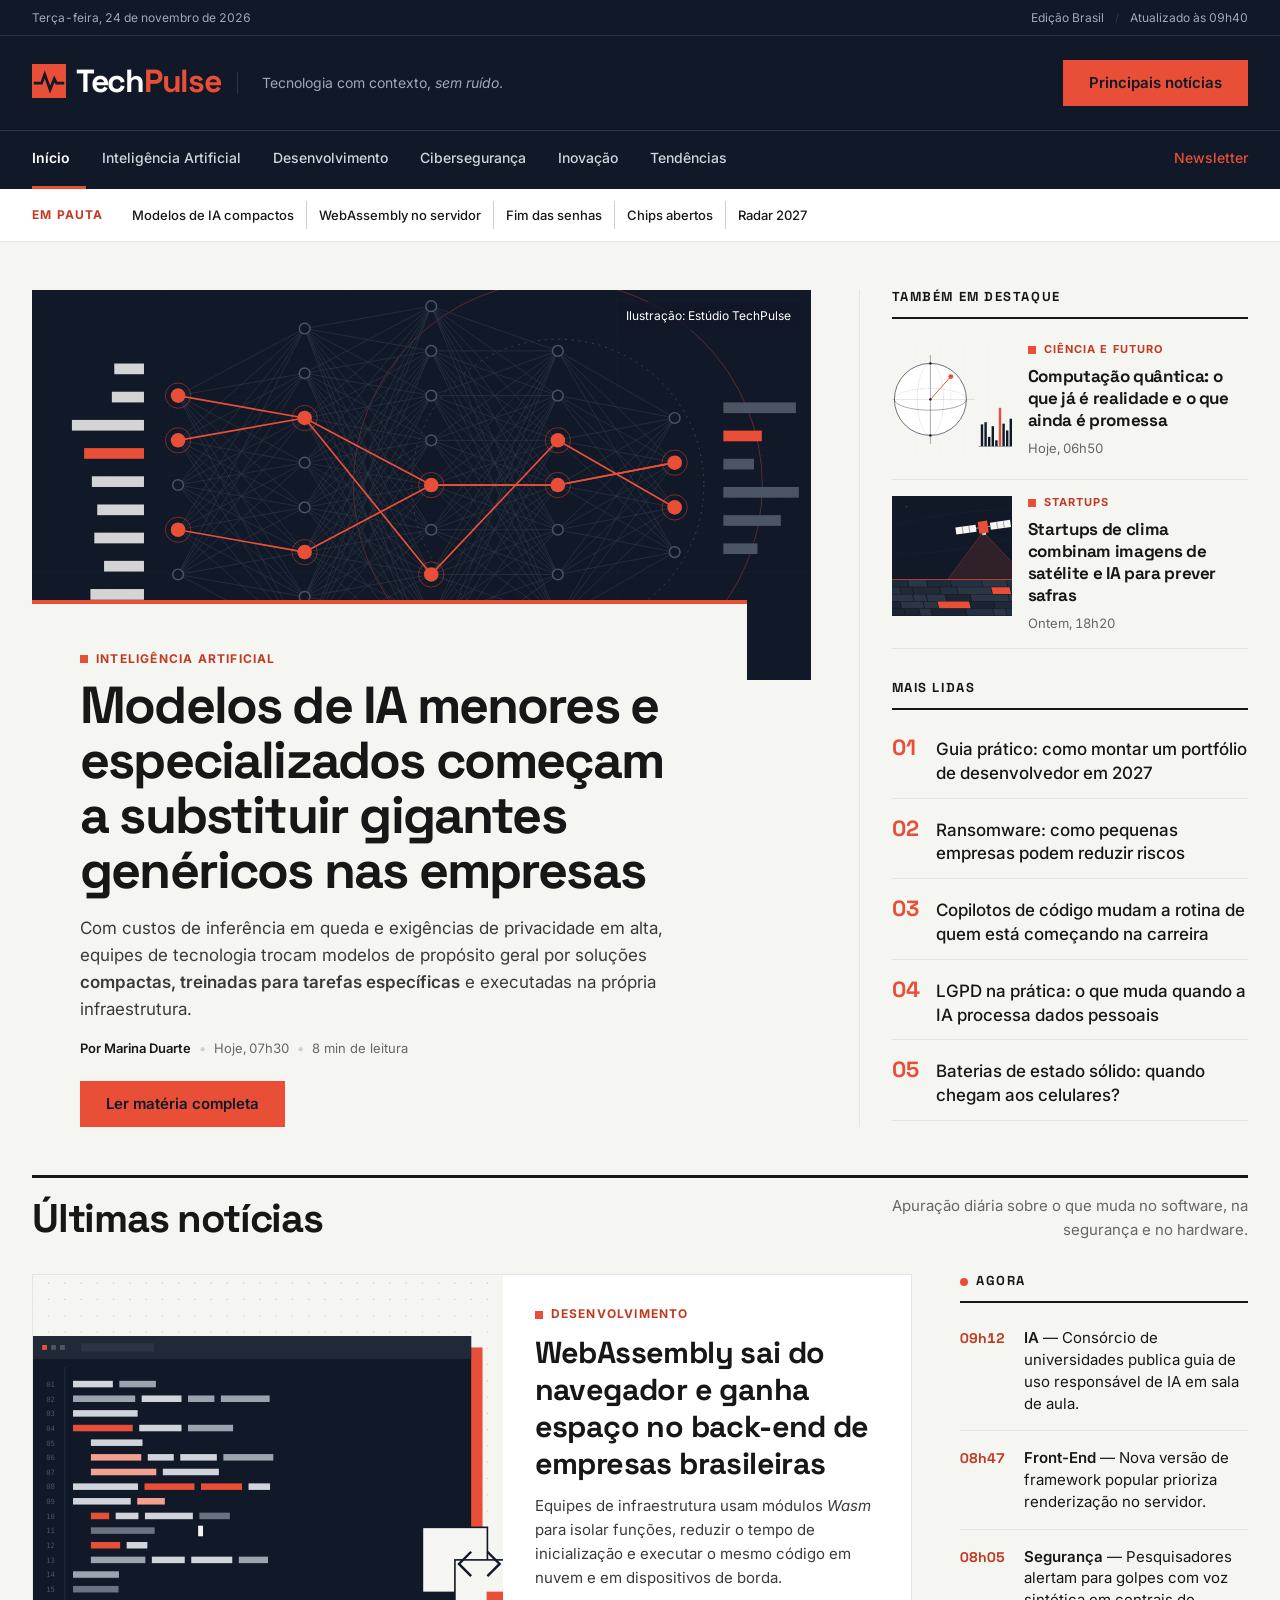
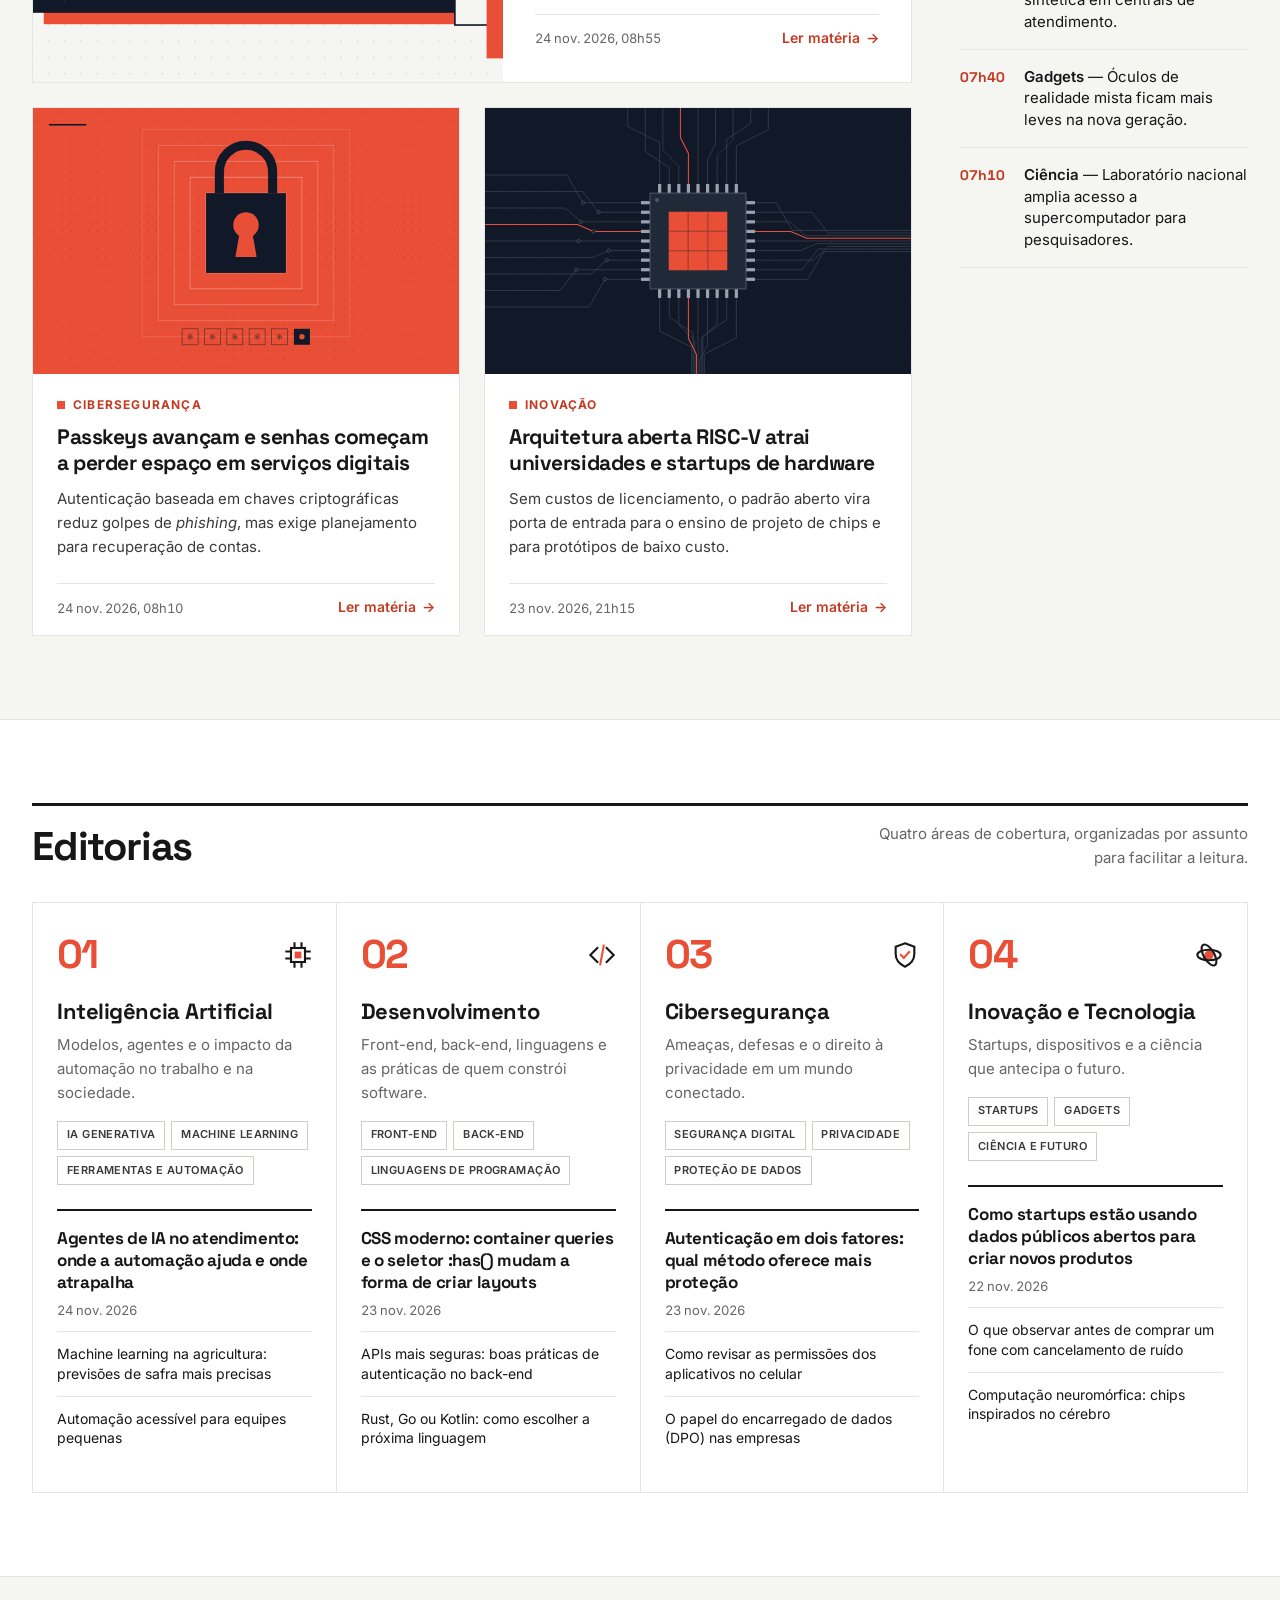
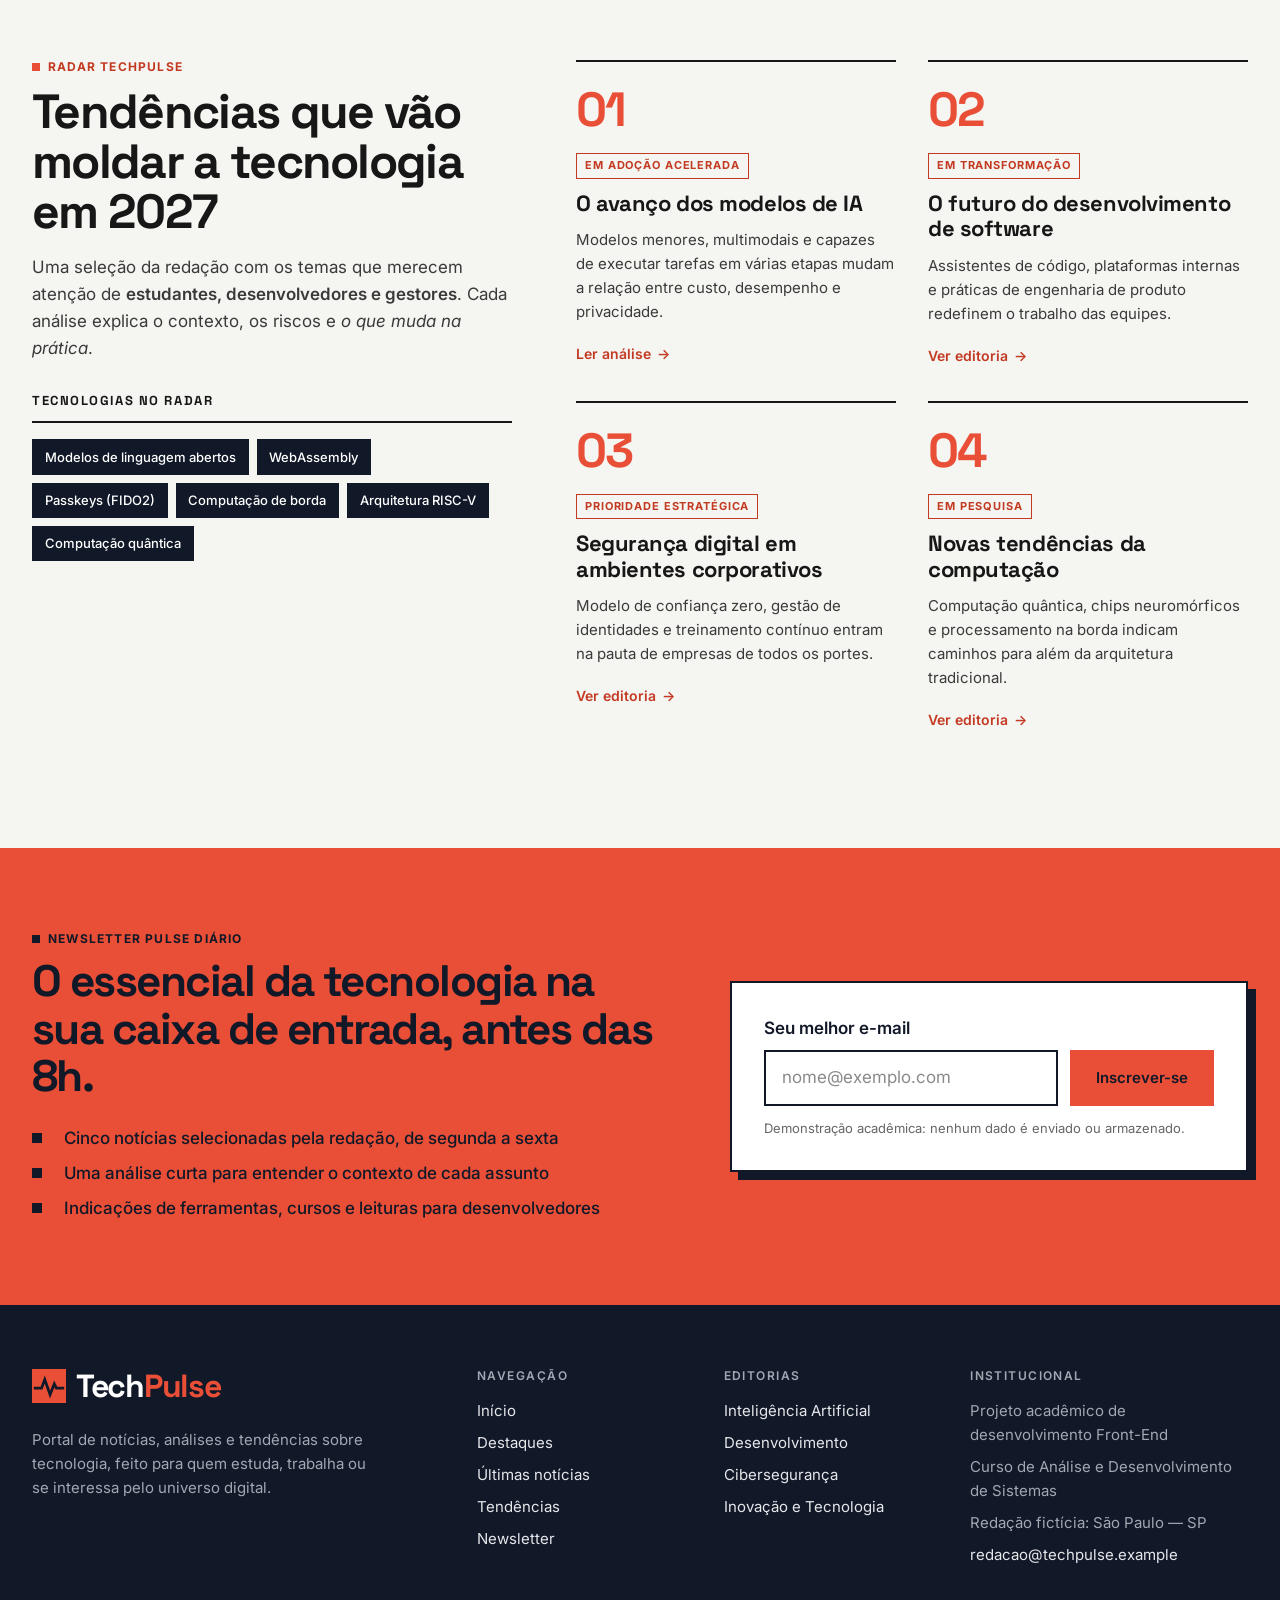
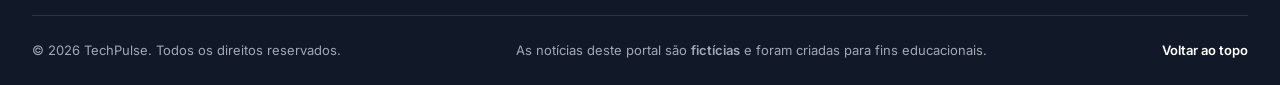
<file: index.html>
<!DOCTYPE html>
<html lang="pt-BR">
<head>
  <meta charset="UTF-8">
  <meta name="viewport" content="width=device-width, initial-scale=1.0">
  <meta name="description" content="TechPulse: notícias, análises e tendências sobre inteligência artificial, desenvolvimento de software, cibersegurança e inovação.">
  <title>TechPulse — Notícias e inovação tecnológica</title>
  <link rel="icon" href="assets/icons/favicon.svg" type="image/svg+xml">
  <link rel="preconnect" href="https://fonts.googleapis.com">
  <link rel="preconnect" href="https://fonts.gstatic.com" crossorigin>
  <link rel="stylesheet" href="https://fonts.googleapis.com/css2?family=Inter:wght@400;500;600;700&amp;family=Space+Grotesk:wght@500;600;700&amp;display=swap">
  <link rel="stylesheet" href="css/style.css">
  <script src="js/main.js" defer></script>
</head>
<body>
  <a class="skip-link" href="#conteudo">Pular para o conteúdo principal</a>

  <!-- CABEÇALHO -->
  <header id="cabecalho">
    <div class="topbar">
      <div class="container topbar__inner">
        <p class="topbar__date"><time datetime="2026-11-24">Terça-feira, 24 de novembro de 2026</time></p>
        <p class="topbar__edition">Edição Brasil <span class="topbar__sep" aria-hidden="true">/</span> Atualizado às <time datetime="2026-11-24T09:40">09h40</time></p>
      </div>
    </div>

    <div class="container masthead">
      <h1 class="logo">
        <a class="logo__link" href="index.html">
          <img class="logo__mark" src="assets/icons/logo-mark.svg" alt="" width="32" height="32">
          <span class="logo__text">Tech<span class="logo__accent">Pulse</span></span>
        </a>
      </h1>
      <p class="masthead__tagline">Tecnologia com contexto, <em>sem ruído</em>.</p>
      <a class="btn btn--accent masthead__cta" href="#destaques">Principais notícias</a>
      <button class="nav-toggle" type="button" aria-expanded="false" aria-controls="menu-principal">
        <span class="nav-toggle__bars" aria-hidden="true"></span>
        <span class="nav-toggle__label">Menu</span>
      </button>
    </div>

    <nav class="main-nav" aria-label="Navegação principal">
      <div class="container">
        <ul class="main-nav__list" id="menu-principal">
          <li><a class="main-nav__link" href="#conteudo" aria-current="page">Início</a></li>
          <li><a class="main-nav__link" href="#inteligencia-artificial">Inteligência Artificial</a></li>
          <li><a class="main-nav__link" href="#desenvolvimento">Desenvolvimento</a></li>
          <li><a class="main-nav__link" href="#ciberseguranca">Cibersegurança</a></li>
          <li><a class="main-nav__link" href="#inovacao">Inovação</a></li>
          <li><a class="main-nav__link" href="#tendencias">Tendências</a></li>
          <li><a class="main-nav__link main-nav__link--newsletter" href="#newsletter">Newsletter</a></li>
        </ul>
      </div>
    </nav>
  </header>

  <!-- FAIXA EM PAUTA -->
  <aside class="agenda" aria-label="Assuntos em pauta">
    <div class="container agenda__inner">
      <p class="agenda__label">Em pauta</p>
      <ul class="agenda__list">
        <li><a href="#materia-principal">Modelos de IA compactos</a></li>
        <li><a href="#materia-webassembly">WebAssembly no servidor</a></li>
        <li><a href="#materia-passkeys">Fim das senhas</a></li>
        <li><a href="#materia-risc-v">Chips abertos</a></li>
        <li><a href="#tendencias">Radar 2027</a></li>
      </ul>
    </div>
  </aside>

  <main id="conteudo">

    <!-- HERO EDITORIAL  -->
    <section class="hero" id="destaques" aria-label="Destaques do dia">
      <div class="container hero__grid">

        <article class="lead" id="materia-principal">
          <figure class="lead__media">
            <img src="assets/images/ia-modelos-especializados.svg" alt="Ilustração de uma rede neural em fundo escuro, com alguns caminhos entre os nós destacados em coral" width="1600" height="1000">
            <figcaption class="caption">Ilustração: Estúdio TechPulse</figcaption>
          </figure>
          <div class="lead__body">
            <p class="kicker"><a href="#inteligencia-artificial">Inteligência Artificial</a></p>
            <h2 class="lead__title"><a href="materia.html">Modelos de IA menores e especializados começam a substituir gigantes genéricos nas empresas</a></h2>
            <p class="lead__dek">Com custos de inferência em queda e exigências de privacidade em alta, equipes de tecnologia trocam modelos de propósito geral por soluções <strong>compactas, treinadas para tarefas específicas</strong> e executadas na própria infraestrutura.</p>
            <p class="meta">
              <span class="meta__author">Por Marina Duarte</span>
              <time datetime="2026-11-24T07:30">Hoje, 07h30</time>
              <span>8 min de leitura</span>
            </p>
            <a class="btn btn--accent" href="materia.html">Ler matéria completa</a>
          </div>
        </article>

        <div class="hero__side">
          <section class="side-block" aria-labelledby="titulo-tambem">
            <h2 class="label-heading" id="titulo-tambem">Também em destaque</h2>
            <article class="brief" id="materia-quantica">
              <img class="brief__thumb" src="assets/images/ciencia-computacao-quantica.svg" alt="Ilustração de uma esfera de Bloch, que representa o estado de um qubit" width="1600" height="1000" loading="lazy">
              <div class="brief__body">
                <p class="kicker kicker--small">Ciência e Futuro</p>
                <h3 class="brief__title"><a href="#materia-quantica">Computação quântica: o que já é realidade e o que ainda é promessa</a></h3>
                <p class="meta"><time datetime="2026-11-24T06:50">Hoje, 06h50</time></p>
              </div>
            </article>
            <article class="brief" id="materia-satelites">
              <img class="brief__thumb" src="assets/images/inovacao-satelite-agro.svg" alt="Ilustração de um satélite escaneando lavouras vistas em perspectiva" width="1600" height="1000" loading="lazy">
              <div class="brief__body">
                <p class="kicker kicker--small">Startups</p>
                <h3 class="brief__title"><a href="#materia-satelites">Startups de clima combinam imagens de satélite e IA para prever safras</a></h3>
                <p class="meta"><time datetime="2026-11-23T18:20">Ontem, 18h20</time></p>
              </div>
            </article>
          </section>

          <section class="side-block" aria-labelledby="titulo-mais-lidas">
            <h2 class="label-heading" id="titulo-mais-lidas">Mais lidas</h2>
            <ol class="ranking">
              <li><a href="#desenvolvimento">Guia prático: como montar um portfólio de desenvolvedor em 2027</a></li>
              <li><a href="#ciberseguranca">Ransomware: como pequenas empresas podem reduzir riscos</a></li>
              <li><a href="#inteligencia-artificial">Copilotos de código mudam a rotina de quem está começando na carreira</a></li>
              <li><a href="#ciberseguranca">LGPD na prática: o que muda quando a IA processa dados pessoais</a></li>
              <li><a href="#inovacao">Baterias de estado sólido: quando chegam aos celulares?</a></li>
            </ol>
          </section>
        </div>

      </div>
    </section>

    <!-- ÚLTIMAS NOTÍCIAS -->
    <section class="section latest" id="ultimas" aria-labelledby="titulo-ultimas">
      <div class="container">
        <header class="section-head">
          <h2 class="section-head__title" id="titulo-ultimas">Últimas notícias</h2>
          <p class="section-head__desc">Apuração diária sobre o que muda no software, na segurança e no hardware.</p>
        </header>

        <div class="latest__grid">
          <div class="latest__stories">
            <article class="story story--wide" id="materia-webassembly">
              <figure class="story__media">
                <img src="assets/images/dev-editor-modulos.svg" alt="Ilustração de um editor de código com linhas coloridas e blocos de módulos empilhados ao lado" width="1600" height="1000" loading="lazy">
              </figure>
              <div class="story__body">
                <p class="kicker"><a href="#desenvolvimento">Desenvolvimento</a></p>
                <h3 class="story__title"><a href="#materia-webassembly">WebAssembly sai do navegador e ganha espaço no back-end de empresas brasileiras</a></h3>
                <p class="story__dek">Equipes de infraestrutura usam módulos <em>Wasm</em> para isolar funções, reduzir o tempo de inicialização e executar o mesmo código em nuvem e em dispositivos de borda.</p>
                <footer class="story__footer">
                  <time class="meta" datetime="2026-11-24T08:55">24 nov. 2026, 08h55</time>
                  <a class="link-arrow" href="#materia-webassembly">Ler matéria</a>
                </footer>
              </div>
            </article>

            <article class="story" id="materia-passkeys">
              <figure class="story__media">
                <img src="assets/images/seguranca-chaves-acesso.svg" alt="Ilustração de um cadeado geométrico escuro sobre fundo coral, com uma fileira de campos de senha e uma chave de acesso" width="1600" height="1000" loading="lazy">
              </figure>
              <div class="story__body">
                <p class="kicker"><a href="#ciberseguranca">Cibersegurança</a></p>
                <h3 class="story__title"><a href="#materia-passkeys">Passkeys avançam e senhas começam a perder espaço em serviços digitais</a></h3>
                <p class="story__dek">Autenticação baseada em chaves criptográficas reduz golpes de <em>phishing</em>, mas exige planejamento para recuperação de contas.</p>
                <footer class="story__footer">
                  <time class="meta" datetime="2026-11-24T08:10">24 nov. 2026, 08h10</time>
                  <a class="link-arrow" href="#materia-passkeys">Ler matéria</a>
                </footer>
              </div>
            </article>

            <article class="story" id="materia-risc-v">
              <figure class="story__media">
                <img src="assets/images/hardware-chip-aberto.svg" alt="Ilustração de um processador com trilhas de circuito se espalhando pela placa" width="1600" height="1000" loading="lazy">
              </figure>
              <div class="story__body">
                <p class="kicker"><a href="#inovacao">Inovação</a></p>
                <h3 class="story__title"><a href="#materia-risc-v">Arquitetura aberta RISC-V atrai universidades e startups de hardware</a></h3>
                <p class="story__dek">Sem custos de licenciamento, o padrão aberto vira porta de entrada para o ensino de projeto de chips e para protótipos de baixo custo.</p>
                <footer class="story__footer">
                  <time class="meta" datetime="2026-11-23T21:15">23 nov. 2026, 21h15</time>
                  <a class="link-arrow" href="#materia-risc-v">Ler matéria</a>
                </footer>
              </div>
            </article>
          </div>

          <section class="timeline" aria-labelledby="titulo-agora">
            <h3 class="label-heading" id="titulo-agora"><span class="live-dot" aria-hidden="true"></span>Agora</h3>
            <ol class="timeline__list">
              <li class="timeline__item">
                <time datetime="2026-11-24T09:12">09h12</time>
                <p><strong>IA</strong> — Consórcio de universidades publica guia de uso responsável de IA em sala de aula.</p>
              </li>
              <li class="timeline__item">
                <time datetime="2026-11-24T08:47">08h47</time>
                <p><strong>Front-End</strong> — Nova versão de framework popular prioriza renderização no servidor.</p>
              </li>
              <li class="timeline__item">
                <time datetime="2026-11-24T08:05">08h05</time>
                <p><strong>Segurança</strong> — Pesquisadores alertam para golpes com voz sintética em centrais de atendimento.</p>
              </li>
              <li class="timeline__item">
                <time datetime="2026-11-24T07:40">07h40</time>
                <p><strong>Gadgets</strong> — Óculos de realidade mista ficam mais leves na nova geração.</p>
              </li>
              <li class="timeline__item">
                <time datetime="2026-11-24T07:10">07h10</time>
                <p><strong>Ciência</strong> — Laboratório nacional amplia acesso a supercomputador para pesquisadores.</p>
              </li>
            </ol>
          </section>
        </div>
      </div>
    </section>

    <!--  EDITORIAS  -->
    <section class="section desks" id="editorias" aria-labelledby="titulo-editorias">
      <div class="container">
        <header class="section-head">
          <h2 class="section-head__title" id="titulo-editorias">Editorias</h2>
          <p class="section-head__desc">Quatro áreas de cobertura, organizadas por assunto para facilitar a leitura.</p>
        </header>

        <div class="desks__grid">
          <section class="desk" id="inteligencia-artificial" aria-labelledby="titulo-desk-ia">
            <header class="desk__head">
              <span class="desk__index" aria-hidden="true">01</span>
              <img class="desk__icon" src="assets/icons/icon-ia.svg" alt="" width="24" height="24">
            </header>
            <h3 class="desk__title" id="titulo-desk-ia">Inteligência Artificial</h3>
            <p class="desk__desc">Modelos, agentes e o impacto da automação no trabalho e na sociedade.</p>
            <ul class="tag-list" aria-label="Subcategorias de Inteligência Artificial">
              <li>IA Generativa</li>
              <li>Machine Learning</li>
              <li>Ferramentas e Automação</li>
            </ul>
            <article class="desk__feature" id="materia-agentes">
              <h4 class="desk__feature-title"><a href="#materia-agentes">Agentes de IA no atendimento: onde a automação ajuda e onde atrapalha</a></h4>
              <p class="meta"><time datetime="2026-11-24T06:30">24 nov. 2026</time></p>
            </article>
            <ul class="desk__links">
              <li><a href="#materia-agentes">Machine learning na agricultura: previsões de safra mais precisas</a></li>
              <li><a href="#materia-agentes">Automação acessível para equipes pequenas</a></li>
            </ul>
          </section>

          <section class="desk" id="desenvolvimento" aria-labelledby="titulo-desk-dev">
            <header class="desk__head">
              <span class="desk__index" aria-hidden="true">02</span>
              <img class="desk__icon" src="assets/icons/icon-codigo.svg" alt="" width="24" height="24">
            </header>
            <h3 class="desk__title" id="titulo-desk-dev">Desenvolvimento</h3>
            <p class="desk__desc">Front-end, back-end, linguagens e as práticas de quem constrói software.</p>
            <ul class="tag-list" aria-label="Subcategorias de Desenvolvimento">
              <li>Front-End</li>
              <li>Back-End</li>
              <li>Linguagens de Programação</li>
            </ul>
            <article class="desk__feature" id="materia-css">
              <h4 class="desk__feature-title"><a href="#materia-css">CSS moderno: container queries e o seletor :has() mudam a forma de criar layouts</a></h4>
              <p class="meta"><time datetime="2026-11-23">23 nov. 2026</time></p>
            </article>
            <ul class="desk__links">
              <li><a href="#materia-css">APIs mais seguras: boas práticas de autenticação no back-end</a></li>
              <li><a href="#materia-css">Rust, Go ou Kotlin: como escolher a próxima linguagem</a></li>
            </ul>
          </section>

          <section class="desk" id="ciberseguranca" aria-labelledby="titulo-desk-seg">
            <header class="desk__head">
              <span class="desk__index" aria-hidden="true">03</span>
              <img class="desk__icon" src="assets/icons/icon-escudo.svg" alt="" width="24" height="24">
            </header>
            <h3 class="desk__title" id="titulo-desk-seg">Cibersegurança</h3>
            <p class="desk__desc">Ameaças, defesas e o direito à privacidade em um mundo conectado.</p>
            <ul class="tag-list" aria-label="Subcategorias de Cibersegurança">
              <li>Segurança Digital</li>
              <li>Privacidade</li>
              <li>Proteção de Dados</li>
            </ul>
            <article class="desk__feature" id="materia-2fa">
              <h4 class="desk__feature-title"><a href="#materia-2fa">Autenticação em dois fatores: qual método oferece mais proteção</a></h4>
              <p class="meta"><time datetime="2026-11-23">23 nov. 2026</time></p>
            </article>
            <ul class="desk__links">
              <li><a href="#materia-2fa">Como revisar as permissões dos aplicativos no celular</a></li>
              <li><a href="#materia-2fa">O papel do encarregado de dados (DPO) nas empresas</a></li>
            </ul>
          </section>

          <section class="desk" id="inovacao" aria-labelledby="titulo-desk-inov">
            <header class="desk__head">
              <span class="desk__index" aria-hidden="true">04</span>
              <img class="desk__icon" src="assets/icons/icon-inovacao.svg" alt="" width="24" height="24">
            </header>
            <h3 class="desk__title" id="titulo-desk-inov">Inovação e Tecnologia</h3>
            <p class="desk__desc">Startups, dispositivos e a ciência que antecipa o futuro.</p>
            <ul class="tag-list" aria-label="Subcategorias de Inovação e Tecnologia">
              <li>Startups</li>
              <li>Gadgets</li>
              <li>Ciência e Futuro</li>
            </ul>
            <article class="desk__feature" id="materia-dados-abertos">
              <h4 class="desk__feature-title"><a href="#materia-dados-abertos">Como startups estão usando dados públicos abertos para criar novos produtos</a></h4>
              <p class="meta"><time datetime="2026-11-22">22 nov. 2026</time></p>
            </article>
            <ul class="desk__links">
              <li><a href="#materia-dados-abertos">O que observar antes de comprar um fone com cancelamento de ruído</a></li>
              <li><a href="#materia-dados-abertos">Computação neuromórfica: chips inspirados no cérebro</a></li>
            </ul>
          </section>
        </div>
      </div>
    </section>

    <!--  TENDÊNCIAS  -->
    <section class="section trends" id="tendencias" aria-labelledby="titulo-tendencias">
      <div class="container trends__grid">
        <div class="trends__intro">
          <p class="kicker">Radar TechPulse</p>
          <h2 class="trends__title" id="titulo-tendencias">Tendências que vão moldar a tecnologia em 2027</h2>
          <p class="trends__lede">Uma seleção da redação com os temas que merecem atenção de <strong>estudantes, desenvolvedores e gestores</strong>. Cada análise explica o contexto, os riscos e <em>o que muda na prática</em>.</p>

          <h3 class="label-heading">Tecnologias no radar</h3>
          <ul class="radar-list">
            <li>Modelos de linguagem abertos</li>
            <li>WebAssembly</li>
            <li>Passkeys (FIDO2)</li>
            <li>Computação de borda</li>
            <li>Arquitetura RISC-V</li>
            <li>Computação quântica</li>
          </ul>
        </div>

        <ol class="trend-list">
          <li class="trend">
            <article>
              <p class="trend__stage">Em adoção acelerada</p>
              <h3 class="trend__title">O avanço dos modelos de IA</h3>
              <p class="trend__text">Modelos menores, multimodais e capazes de executar tarefas em várias etapas mudam a relação entre custo, desempenho e privacidade.</p>
              <a class="link-arrow" href="materia.html">Ler análise</a>
            </article>
          </li>
          <li class="trend">
            <article>
              <p class="trend__stage">Em transformação</p>
              <h3 class="trend__title">O futuro do desenvolvimento de software</h3>
              <p class="trend__text">Assistentes de código, plataformas internas e práticas de engenharia de produto redefinem o trabalho das equipes.</p>
              <a class="link-arrow" href="#desenvolvimento">Ver editoria</a>
            </article>
          </li>
          <li class="trend">
            <article>
              <p class="trend__stage">Prioridade estratégica</p>
              <h3 class="trend__title">Segurança digital em ambientes corporativos</h3>
              <p class="trend__text">Modelo de confiança zero, gestão de identidades e treinamento contínuo entram na pauta de empresas de todos os portes.</p>
              <a class="link-arrow" href="#ciberseguranca">Ver editoria</a>
            </article>
          </li>
          <li class="trend">
            <article>
              <p class="trend__stage">Em pesquisa</p>
              <h3 class="trend__title">Novas tendências da computação</h3>
              <p class="trend__text">Computação quântica, chips neuromórficos e processamento na borda indicam caminhos para além da arquitetura tradicional.</p>
              <a class="link-arrow" href="#inovacao">Ver editoria</a>
            </article>
          </li>
        </ol>
      </div>
    </section>

    <!--  NEWSLETTER = -->
    <section class="newsletter" id="newsletter" aria-labelledby="titulo-newsletter">
      <div class="container newsletter__grid">
        <div class="newsletter__content">
          <p class="kicker kicker--ink">Newsletter Pulse Diário</p>
          <h2 class="newsletter__title" id="titulo-newsletter">O essencial da tecnologia na sua caixa de entrada, antes das 8h.</h2>
          <ul class="check-list">
            <li>Cinco notícias selecionadas pela redação, de segunda a sexta</li>
            <li>Uma análise curta para entender o contexto de cada assunto</li>
            <li>Indicações de ferramentas, cursos e leituras para desenvolvedores</li>
          </ul>
        </div>

        <form class="subscribe" id="form-newsletter" action="#newsletter" method="post" novalidate>
          <label class="subscribe__label" for="email-newsletter">Seu melhor e-mail</label>
          <div class="subscribe__row">
            <input class="subscribe__input" type="email" id="email-newsletter" name="email" placeholder="nome@exemplo.com" autocomplete="email" required aria-describedby="newsletter-ajuda newsletter-status">
            <button class="btn btn--accent subscribe__button" type="submit">Inscrever-se</button>
          </div>
          <p class="subscribe__help" id="newsletter-ajuda">Demonstração acadêmica: nenhum dado é enviado ou armazenado.</p>
          <p class="subscribe__status" id="newsletter-status" role="status" aria-live="polite"></p>
        </form>
      </div>
    </section>

  </main>

  <!--  RODAPE-->
  <footer class="site-footer" id="rodape">
    <div class="container site-footer__grid">
      <div class="site-footer__brand" id="sobre">
        <p class="logo logo--footer">
          <img class="logo__mark" src="assets/icons/logo-mark.svg" alt="" width="32" height="32">
          <span class="logo__text">Tech<span class="logo__accent">Pulse</span></span>
        </p>
        <p class="site-footer__about">Portal de notícias, análises e tendências sobre tecnologia, feito para quem estuda, trabalha ou se interessa pelo universo digital.</p>
      </div>

      <nav class="site-footer__col" aria-labelledby="rodape-navegacao">
        <h2 class="site-footer__heading" id="rodape-navegacao">Navegação</h2>
        <ul class="site-footer__list">
          <li><a href="#conteudo">Início</a></li>
          <li><a href="#destaques">Destaques</a></li>
          <li><a href="#ultimas">Últimas notícias</a></li>
          <li><a href="#tendencias">Tendências</a></li>
          <li><a href="#newsletter">Newsletter</a></li>
        </ul>
      </nav>

      <nav class="site-footer__col" aria-labelledby="rodape-editorias">
        <h2 class="site-footer__heading" id="rodape-editorias">Editorias</h2>
        <ul class="site-footer__list">
          <li><a href="#inteligencia-artificial">Inteligência Artificial</a></li>
          <li><a href="#desenvolvimento">Desenvolvimento</a></li>
          <li><a href="#ciberseguranca">Cibersegurança</a></li>
          <li><a href="#inovacao">Inovação e Tecnologia</a></li>
        </ul>
      </nav>

      <section class="site-footer__col" aria-labelledby="rodape-institucional">
        <h2 class="site-footer__heading" id="rodape-institucional">Institucional</h2>
        <ul class="site-footer__list site-footer__list--info">
          <li>Projeto acadêmico de desenvolvimento Front-End</li>
          <li>Curso de Análise e Desenvolvimento de Sistemas</li>
          <li>Redação fictícia: São Paulo — SP</li>
          <li><a href="mailto:redacao@techpulse.example">redacao@techpulse.example</a></li>
        </ul>
      </section>
    </div>

    <div class="container site-footer__bottom">
      <p>&copy; 2026 TechPulse. Todos os direitos reservados.</p>
      <p>As notícias deste portal são <strong>fictícias</strong> e foram criadas para fins educacionais.</p>
      <a class="site-footer__top" href="#cabecalho">Voltar ao topo</a>
    </div>
  </footer>
</body>
</html>
</file>
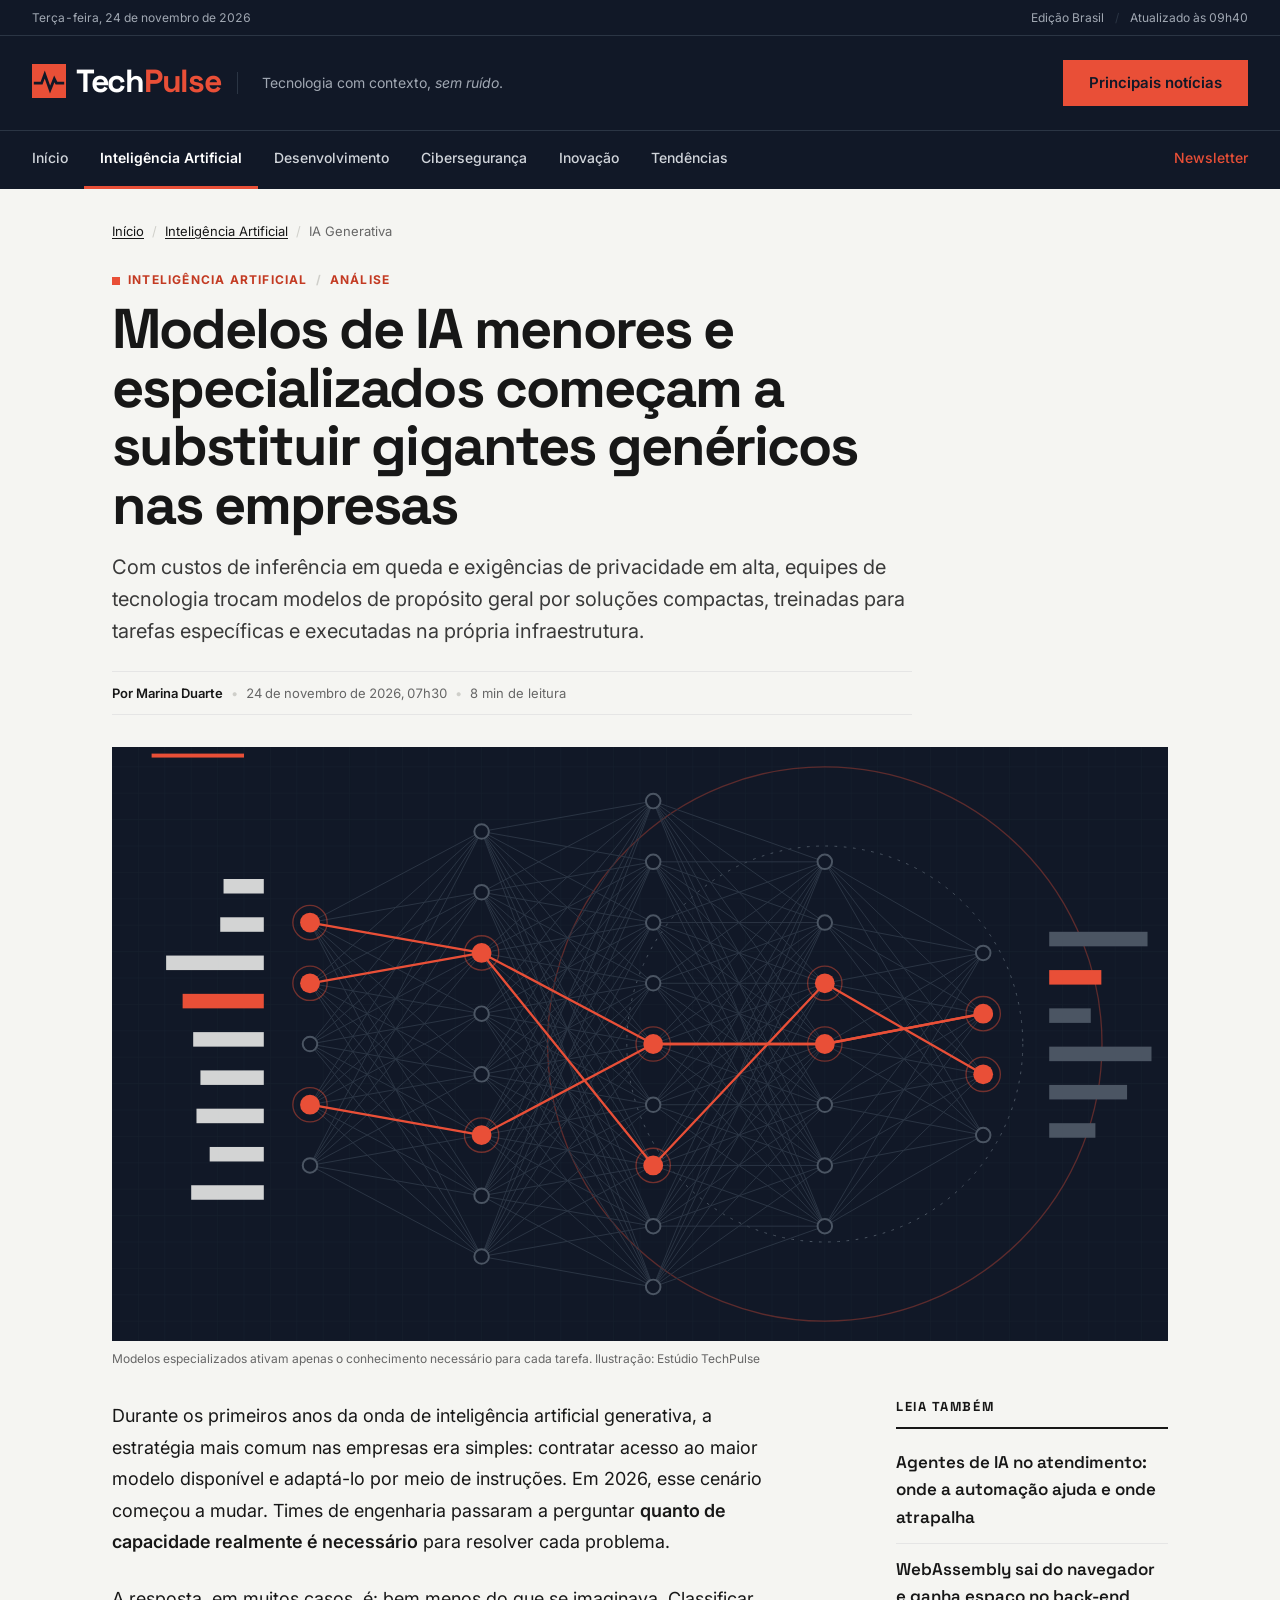
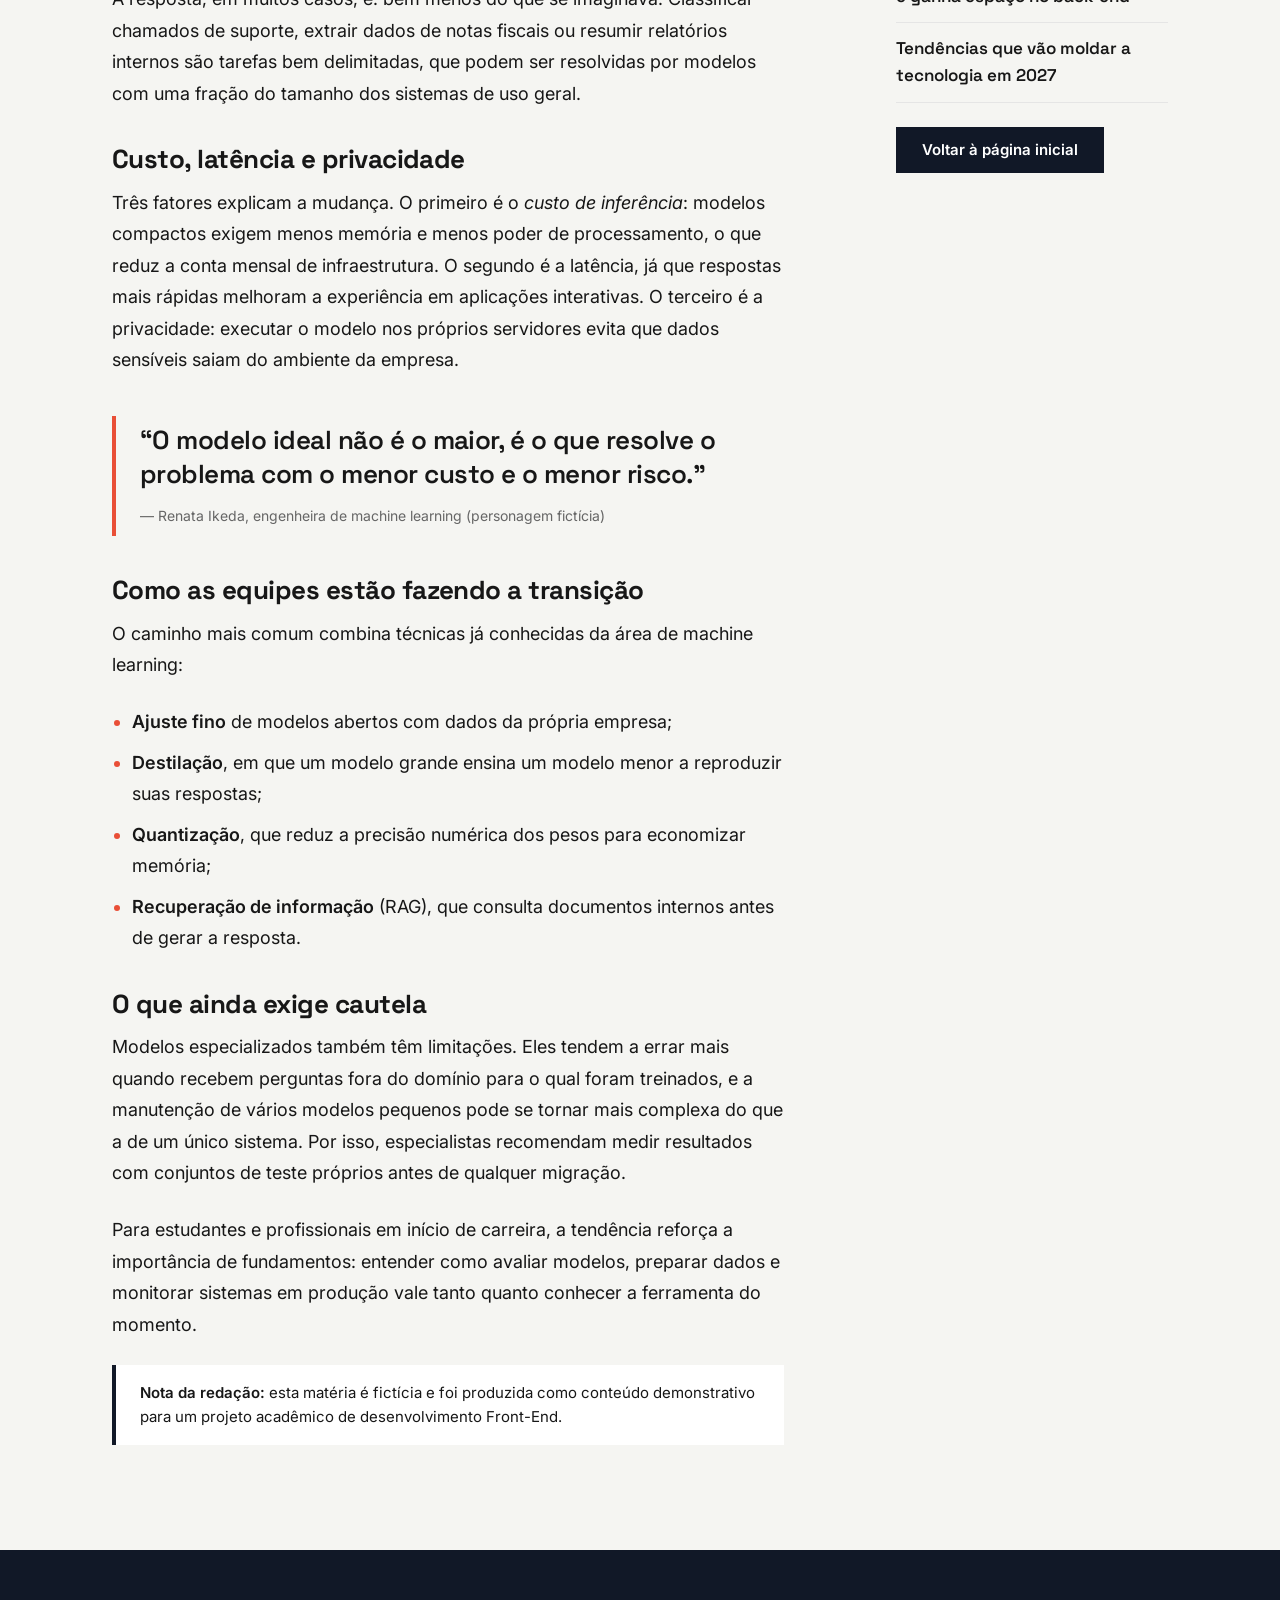
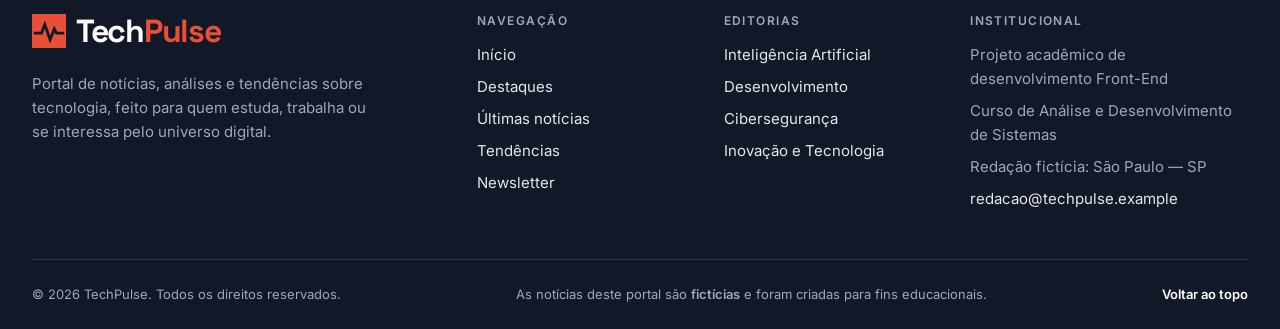
<file: materia.html>
<!DOCTYPE html>
<html lang="pt-BR">
<head>
  <meta charset="UTF-8">
  <meta name="viewport" content="width=device-width, initial-scale=1.0">
  <meta name="description" content="Modelos de IA menores e especializados começam a substituir gigantes genéricos nas empresas. Análise TechPulse.">
  <title>Modelos de IA menores e especializados ganham espaço nas empresas — TechPulse</title>
  <link rel="icon" href="assets/icons/favicon.svg" type="image/svg+xml">
  <link rel="preconnect" href="https://fonts.googleapis.com">
  <link rel="preconnect" href="https://fonts.gstatic.com" crossorigin>
  <link rel="stylesheet" href="https://fonts.googleapis.com/css2?family=Inter:wght@400;500;600;700&amp;family=Space+Grotesk:wght@500;600;700&amp;display=swap">
  <link rel="stylesheet" href="css/style.css">
  <script src="js/main.js" defer></script>
</head>
<body>
  <a class="skip-link" href="#conteudo">Pular para o conteúdo principal</a>

  <header id="cabecalho">
    <div class="topbar">
      <div class="container topbar__inner">
        <p class="topbar__date"><time datetime="2026-11-24">Terça-feira, 24 de novembro de 2026</time></p>
        <p class="topbar__edition">Edição Brasil <span class="topbar__sep" aria-hidden="true">/</span> Atualizado às <time datetime="2026-11-24T09:40">09h40</time></p>
      </div>
    </div>

    <div class="container masthead">
      <p class="logo">
        <a class="logo__link" href="index.html">
          <img class="logo__mark" src="assets/icons/logo-mark.svg" alt="" width="32" height="32">
          <span class="logo__text">Tech<span class="logo__accent">Pulse</span></span>
        </a>
      </p>
      <p class="masthead__tagline">Tecnologia com contexto, <em>sem ruído</em>.</p>
      <a class="btn btn--accent masthead__cta" href="index.html#destaques">Principais notícias</a>
      <button class="nav-toggle" type="button" aria-expanded="false" aria-controls="menu-principal">
        <span class="nav-toggle__bars" aria-hidden="true"></span>
        <span class="nav-toggle__label">Menu</span>
      </button>
    </div>

    <nav class="main-nav" aria-label="Navegação principal">
      <div class="container">
        <ul class="main-nav__list" id="menu-principal">
          <li><a class="main-nav__link" href="index.html">Início</a></li>
          <li><a class="main-nav__link" href="index.html#inteligencia-artificial" aria-current="page">Inteligência Artificial</a></li>
          <li><a class="main-nav__link" href="index.html#desenvolvimento">Desenvolvimento</a></li>
          <li><a class="main-nav__link" href="index.html#ciberseguranca">Cibersegurança</a></li>
          <li><a class="main-nav__link" href="index.html#inovacao">Inovação</a></li>
          <li><a class="main-nav__link" href="index.html#tendencias">Tendências</a></li>
          <li><a class="main-nav__link main-nav__link--newsletter" href="index.html#newsletter">Newsletter</a></li>
        </ul>
      </div>
    </nav>
  </header>

  <main id="conteudo">
    <article class="article">
      <div class="container article__container">
        <nav class="breadcrumb" aria-label="Você está em">
          <ol class="breadcrumb__list">
            <li><a href="index.html">Início</a></li>
            <li><a href="index.html#inteligencia-artificial">Inteligência Artificial</a></li>
            <li aria-current="page">IA Generativa</li>
          </ol>
        </nav>

        <header class="article__header">
          <p class="kicker">Inteligência Artificial <span class="kicker__sep" aria-hidden="true">/</span> Análise</p>
          <h1 class="article__title">Modelos de IA menores e especializados começam a substituir gigantes genéricos nas empresas</h1>
          <p class="article__dek">Com custos de inferência em queda e exigências de privacidade em alta, equipes de tecnologia trocam modelos de propósito geral por soluções compactas, treinadas para tarefas específicas e executadas na própria infraestrutura.</p>
          <p class="meta article__meta">
            <span class="meta__author">Por Marina Duarte</span>
            <time datetime="2026-11-24T07:30">24 de novembro de 2026, 07h30</time>
            <span>8 min de leitura</span>
          </p>
        </header>
      </div>

      <figure class="article__figure container">
        <img src="assets/images/ia-modelos-especializados.svg" alt="Ilustração de uma rede neural em fundo escuro, com alguns caminhos entre os nós destacados em coral" width="1600" height="1000">
        <figcaption class="caption">Modelos especializados ativam apenas o conhecimento necessário para cada tarefa. Ilustração: Estúdio TechPulse</figcaption>
      </figure>

      <div class="container article__container">
        <div class="article__body">
          <p>Durante os primeiros anos da onda de inteligência artificial generativa, a estratégia mais comum nas empresas era simples: contratar acesso ao maior modelo disponível e adaptá-lo por meio de instruções. Em 2026, esse cenário começou a mudar. Times de engenharia passaram a perguntar <strong>quanto de capacidade realmente é necessário</strong> para resolver cada problema.</p>

          <p>A resposta, em muitos casos, é: bem menos do que se imaginava. Classificar chamados de suporte, extrair dados de notas fiscais ou resumir relatórios internos são tarefas bem delimitadas, que podem ser resolvidas por modelos com uma fração do tamanho dos sistemas de uso geral.</p>

          <h2>Custo, latência e privacidade</h2>
          <p>Três fatores explicam a mudança. O primeiro é o <em>custo de inferência</em>: modelos compactos exigem menos memória e menos poder de processamento, o que reduz a conta mensal de infraestrutura. O segundo é a latência, já que respostas mais rápidas melhoram a experiência em aplicações interativas. O terceiro é a privacidade: executar o modelo nos próprios servidores evita que dados sensíveis saiam do ambiente da empresa.</p>

          <blockquote class="pullquote">
            <p>“O modelo ideal não é o maior, é o que resolve o problema com o menor custo e o menor risco.”</p>
            <footer>— Renata Ikeda, engenheira de machine learning (personagem fictícia)</footer>
          </blockquote>

          <h2>Como as equipes estão fazendo a transição</h2>
          <p>O caminho mais comum combina técnicas já conhecidas da área de machine learning:</p>
          <ul>
            <li><strong>Ajuste fino</strong> de modelos abertos com dados da própria empresa;</li>
            <li><strong>Destilação</strong>, em que um modelo grande ensina um modelo menor a reproduzir suas respostas;</li>
            <li><strong>Quantização</strong>, que reduz a precisão numérica dos pesos para economizar memória;</li>
            <li><strong>Recuperação de informação</strong> (RAG), que consulta documentos internos antes de gerar a resposta.</li>
          </ul>

          <h2>O que ainda exige cautela</h2>
          <p>Modelos especializados também têm limitações. Eles tendem a errar mais quando recebem perguntas fora do domínio para o qual foram treinados, e a manutenção de vários modelos pequenos pode se tornar mais complexa do que a de um único sistema. Por isso, especialistas recomendam medir resultados com conjuntos de teste próprios antes de qualquer migração.</p>

          <p>Para estudantes e profissionais em início de carreira, a tendência reforça a importância de fundamentos: entender como avaliar modelos, preparar dados e monitorar sistemas em produção vale tanto quanto conhecer a ferramenta do momento.</p>

          <p class="article__note"><strong>Nota da redação:</strong> esta matéria é fictícia e foi produzida como conteúdo demonstrativo para um projeto acadêmico de desenvolvimento Front-End.</p>
        </div>

        <aside class="related" aria-labelledby="titulo-relacionadas">
          <h2 class="label-heading" id="titulo-relacionadas">Leia também</h2>
          <ul class="related__list">
            <li><a href="index.html#materia-agentes">Agentes de IA no atendimento: onde a automação ajuda e onde atrapalha</a></li>
            <li><a href="index.html#materia-webassembly">WebAssembly sai do navegador e ganha espaço no back-end</a></li>
            <li><a href="index.html#tendencias">Tendências que vão moldar a tecnologia em 2027</a></li>
          </ul>
          <a class="btn btn--dark" href="index.html">Voltar à página inicial</a>
        </aside>
      </div>
    </article>
  </main>

  <footer class="site-footer" id="rodape">
    <div class="container site-footer__grid">
      <div class="site-footer__brand">
        <p class="logo logo--footer">
          <img class="logo__mark" src="assets/icons/logo-mark.svg" alt="" width="32" height="32">
          <span class="logo__text">Tech<span class="logo__accent">Pulse</span></span>
        </p>
        <p class="site-footer__about">Portal de notícias, análises e tendências sobre tecnologia, feito para quem estuda, trabalha ou se interessa pelo universo digital.</p>
      </div>

      <nav class="site-footer__col" aria-labelledby="rodape-navegacao">
        <h2 class="site-footer__heading" id="rodape-navegacao">Navegação</h2>
        <ul class="site-footer__list">
          <li><a href="index.html">Início</a></li>
          <li><a href="index.html#destaques">Destaques</a></li>
          <li><a href="index.html#ultimas">Últimas notícias</a></li>
          <li><a href="index.html#tendencias">Tendências</a></li>
          <li><a href="index.html#newsletter">Newsletter</a></li>
        </ul>
      </nav>

      <nav class="site-footer__col" aria-labelledby="rodape-editorias">
        <h2 class="site-footer__heading" id="rodape-editorias">Editorias</h2>
        <ul class="site-footer__list">
          <li><a href="index.html#inteligencia-artificial">Inteligência Artificial</a></li>
          <li><a href="index.html#desenvolvimento">Desenvolvimento</a></li>
          <li><a href="index.html#ciberseguranca">Cibersegurança</a></li>
          <li><a href="index.html#inovacao">Inovação e Tecnologia</a></li>
        </ul>
      </nav>

      <section class="site-footer__col" aria-labelledby="rodape-institucional">
        <h2 class="site-footer__heading" id="rodape-institucional">Institucional</h2>
        <ul class="site-footer__list site-footer__list--info">
          <li>Projeto acadêmico de desenvolvimento Front-End</li>
          <li>Curso de Análise e Desenvolvimento de Sistemas</li>
          <li>Redação fictícia: São Paulo — SP</li>
          <li><a href="mailto:redacao@techpulse.example">redacao@techpulse.example</a></li>
        </ul>
      </section>
    </div>

    <div class="container site-footer__bottom">
      <p>&copy; 2026 TechPulse. Todos os direitos reservados.</p>
      <p>As notícias deste portal são <strong>fictícias</strong> e foram criadas para fins educacionais.</p>
      <a class="site-footer__top" href="#cabecalho">Voltar ao topo</a>
    </div>
  </footer>
</body>
</html>
</file>
<file: css/style.css>
:root {
  /* Cores */
  --color-bg: #F5F5F2;
  --color-surface: #FFFFFF;
  --color-text: #171717;
  --color-text-soft: #3A3A3A;
  --color-muted: #666666;          
  --color-accent: #E94F37;         
  --color-accent-strong: #C33A22;  
  --color-ink: #111827;            
  --color-ink-soft: #1F2937;
  --color-ink-line: #2B3544;
  --color-ink-muted: #A1A8B3;
  --color-line: #E5E5E5;
  --color-line-strong: #CFCFCA;
  --color-success: #1F7A4D;
  --color-overlay: rgba(17, 24, 39, 0.78);

  /* fontes legais */
  --font-display: "Space Grotesk", "Segoe UI", system-ui, sans-serif;
  --font-body: "Inter", system-ui, -apple-system, "Segoe UI", Roboto, sans-serif;

  --space-1: 0.25rem;
  --space-2: 0.5rem;
  --space-3: 0.75rem;
  --space-4: 1rem;
  --space-5: 1.5rem;
  --space-6: 2rem;
  --space-7: 3rem;
  --space-8: 4rem;

  --gutter: 1rem;
  --max-width: 80rem;
  --section-gap: clamp(3rem, 2rem + 4vw, 5.5rem);
  --transition: 160ms ease;
}


*,
*::before,
*::after {
  box-sizing: border-box;   
}

html {
  -webkit-text-size-adjust: 100%;
  scroll-behavior: smooth;
  scroll-padding-top: var(--space-4);
}

body,
h1, h2, h3, h4,
p, figure, blockquote,
ul, ol {
  margin: 0;
}

ul,
ol {
  padding: 0;
}

img {
  display: block;
  max-width: 100%;
  height: auto;
}

button,
input {
  font: inherit;
  color: inherit;
}


body {
  min-height: 100vh;
  font-family: var(--font-body);
  font-size: clamp(1rem, 0.96rem + 0.2vw, 1.0625rem);
  line-height: 1.6;
  color: var(--color-text);
  background-color: var(--color-bg);
  text-rendering: optimizeLegibility;
  -webkit-font-smoothing: antialiased;
}

h1, h2, h3, h4 {
  font-family: var(--font-display);
  font-weight: 700;
  line-height: 1.15;
  letter-spacing: -0.02em;
  color: var(--color-text);
  overflow-wrap: break-word;
}

a {
  color: inherit;
  text-decoration-thickness: 0.08em;
  text-underline-offset: 0.18em;
  transition: color var(--transition), text-decoration-color var(--transition);
}

h2 a, h3 a, h4 a {
  text-decoration: none;
}

h2 a:hover, h3 a:hover, h4 a:hover {
  text-decoration: underline;
  text-decoration-color: var(--color-accent);
}

strong {
  font-weight: 600;
}

time {
  font-variant-numeric: tabular-nums;
}

:focus-visible {
  outline: 3px solid var(--color-accent);
  outline-offset: 3px;
}


.container {
  width: min(100% - 2 * var(--gutter), var(--max-width));
  margin-inline: auto;
}

.skip-link {
  position: absolute;
  top: -100px;
  left: var(--space-4);
  z-index: 100;
  padding: var(--space-3) var(--space-4);
  background-color: var(--color-accent);
  color: var(--color-ink);
  font-weight: 600;
  text-decoration: none;
}

.skip-link:focus-visible {
  top: var(--space-4);
  outline-color: var(--color-surface);
}


.kicker {
  display: flex;
  align-items: center;
  gap: var(--space-2);
  margin-bottom: var(--space-3);
  font-size: 0.75rem;
  font-weight: 700;
  line-height: 1.2;
  letter-spacing: 0.1em;
  text-transform: uppercase;
  color: var(--color-accent-strong);
}

.kicker::before {
  content: "";
  flex: none;
  width: 8px;
  height: 8px;
  background-color: var(--color-accent);
}

.kicker a {
  text-decoration: none;
}

.kicker a:hover {
  text-decoration: underline;
}

.kicker--small {
  margin-bottom: var(--space-2);
  font-size: 0.6875rem;
}

.kicker--ink {
  color: var(--color-ink);
}

.kicker--ink::before {
  background-color: var(--color-ink);
}


.meta {
  display: flex;
  flex-wrap: wrap;
  align-items: center;
  font-size: 0.8125rem;
  line-height: 1.4;
  color: var(--color-muted);
}

.meta > * + *::before {
  content: "•";
  margin-inline: var(--space-2);
  color: var(--color-line-strong);
}

.meta__author {
  font-weight: 600;
  color: var(--color-text);
}


.caption {
  margin-top: var(--space-2);
  font-size: 0.75rem;
  color: var(--color-muted);
}


.label-heading {
  display: flex;
  align-items: center;
  gap: var(--space-2);
  margin-bottom: var(--space-2);
  padding-bottom: var(--space-3);
  border-bottom: 2px solid var(--color-text);
  font-size: 0.8125rem;
  letter-spacing: 0.12em;
  text-transform: uppercase;
}


.btn {
  display: inline-flex;
  align-items: center;
  justify-content: center;
  gap: var(--space-2);
  min-height: 2.75rem;
  padding: var(--space-3) var(--space-5);
  border: 2px solid transparent;
  font-family: var(--font-body);
  font-size: 0.9375rem;
  font-weight: 600;
  line-height: 1.2;
  text-align: center;
  text-decoration: none;
  cursor: pointer;
  transition: background-color var(--transition), color var(--transition), border-color var(--transition);
}

.btn--accent {
  background-color: var(--color-accent);
  border-color: var(--color-accent);
  color: var(--color-ink);
}

.btn--accent:hover {
  background-color: var(--color-surface);
  border-color: var(--color-ink);
  color: var(--color-ink);
}

.btn--dark {
  background-color: var(--color-ink);
  border-color: var(--color-ink);
  color: var(--color-surface);
}

.btn--dark:hover {
  background-color: var(--color-accent);
  border-color: var(--color-accent);
  color: var(--color-ink);
}

/* Link de leitura com seta */
.link-arrow {
  display: inline-flex;
  align-items: center;
  gap: 0.375rem;
  font-size: 0.875rem;
  font-weight: 600;
  color: var(--color-accent-strong);
  text-decoration: none;
}

.link-arrow::after {
  content: "→";
  transition: transform var(--transition);
}

.link-arrow:hover {
  text-decoration: underline;
}

.link-arrow:hover::after {
  transform: translateX(3px);
}

.tag-list {
  display: flex;
  flex-wrap: wrap;
  gap: 0.375rem;
  list-style: none;
}

.tag-list li {
  padding: 0.3rem 0.55rem;
  border: 1px solid var(--color-line-strong);
  font-size: 0.6875rem;
  font-weight: 600;
  letter-spacing: 0.04em;
  text-transform: uppercase;
  color: var(--color-text-soft);
}


#cabecalho {
  background-color: var(--color-ink);
  color: var(--color-surface);
}

.topbar {
  border-bottom: 1px solid var(--color-ink-line);
  font-size: 0.75rem;
  color: var(--color-ink-muted);
}

.topbar__inner {
  display: flex;
  justify-content: space-between;
  gap: var(--space-4);
  padding-block: var(--space-2);
}

.topbar__edition {
  display: none;
}

.topbar__sep {
  margin-inline: var(--space-2);
  color: var(--color-ink-line);
}

.masthead {
  display: flex;
  align-items: center;
  justify-content: space-between;
  gap: var(--space-4);
  padding-block: var(--space-4);
}

.logo {
  font-family: var(--font-display);
  font-size: 1.625rem;
  font-weight: 700;
  line-height: 1;
  letter-spacing: -0.04em;
}

.logo__link,
.logo--footer {
  display: inline-flex;
  align-items: center;
  gap: 0.625rem;
  color: var(--color-surface);
  text-decoration: none;
}

.logo__mark {
  width: 30px;
  height: 30px;
}

.logo__accent {
  color: var(--color-accent);
}

.masthead__tagline {
  display: none;
  font-size: 0.875rem;
  color: var(--color-ink-muted);
}

.masthead__cta {
  display: none;
}

.nav-toggle {
  display: none;
  align-items: center;
  gap: 0.625rem;
  min-height: 2.75rem;
  padding: var(--space-2) var(--space-3);
  border: 1px solid var(--color-ink-line);
  background-color: transparent;
  font-size: 0.875rem;
  font-weight: 600;
  color: var(--color-surface);
  cursor: pointer;
}

.nav-toggle:hover {
  border-color: var(--color-ink-muted);
}

.js .nav-toggle {
  display: inline-flex;
}

.nav-toggle__bars,
.nav-toggle__bars::before,
.nav-toggle__bars::after {
  display: block;
  width: 18px;
  height: 2px;
  background-color: currentColor;
  transition: transform var(--transition), background-color var(--transition);
}

.nav-toggle__bars {
  position: relative;
}

.nav-toggle__bars::before,
.nav-toggle__bars::after {
  content: "";
  position: absolute;
  left: 0;
}

.nav-toggle__bars::before { top: -6px; }
.nav-toggle__bars::after  { top: 6px; }

.nav-toggle[aria-expanded="true"] .nav-toggle__bars {
  background-color: transparent;
}

.nav-toggle[aria-expanded="true"] .nav-toggle__bars::before {
  transform: translateY(6px) rotate(45deg);
}

.nav-toggle[aria-expanded="true"] .nav-toggle__bars::after {
  transform: translateY(-6px) rotate(-45deg);
}


.main-nav {
  border-top: 1px solid var(--color-ink-line);
}

.main-nav__list {
  display: flex;
  overflow-x: auto;          
  list-style: none;
  scrollbar-width: none;
}

.main-nav__link {
  display: block;
  padding: var(--space-3) var(--space-3);
  border-bottom: 3px solid transparent;
  font-size: 0.875rem;
  font-weight: 500;
  white-space: nowrap;
  color: #D1D5DB;
  text-decoration: none;
}

.main-nav__link:hover {
  color: var(--color-surface);
  border-bottom-color: var(--color-ink-muted);
}


.main-nav__link[aria-current="page"] {
  color: var(--color-surface);
  font-weight: 600;
  border-bottom-color: var(--color-accent);
}

.main-nav__link--newsletter {
  color: var(--color-accent);
}

.main-nav__link:focus-visible {
  outline-offset: -3px;
}


.agenda {
  background-color: var(--color-surface);
  border-bottom: 1px solid var(--color-line);
}

.agenda__inner {
  display: flex;
  align-items: center;
  gap: var(--space-4);
  padding-block: var(--space-3);
}

.agenda__label {
  flex: none;
  font-size: 0.75rem;
  font-weight: 700;
  letter-spacing: 0.1em;
  text-transform: uppercase;
  color: var(--color-accent-strong);
}

.agenda__list {
  display: flex;
  overflow-x: auto;
  list-style: none;
  scrollbar-width: none;
}

.agenda__list li + li {
  border-left: 1px solid var(--color-line-strong);
}

.agenda__list a {
  display: block;
  padding: var(--space-1) var(--space-3);
  font-size: 0.8125rem;
  font-weight: 500;
  white-space: nowrap;
  text-decoration: none;
}

.agenda__list a:hover {
  color: var(--color-accent-strong);
  text-decoration: underline;
}


.hero {
  padding-block: var(--space-6) var(--space-7);
}

.hero__grid {
  display: grid;
  gap: var(--space-7);
}

.lead__media {
  position: relative;
}

.lead__media img {
  width: 100%;
  aspect-ratio: 16 / 10;
  object-fit: cover;
  background-color: var(--color-ink);
}

.lead__media .caption {
  position: absolute;
  top: var(--space-3);
  right: var(--space-3);
  margin: 0;
  padding: var(--space-1) var(--space-2);
  background-color: var(--color-overlay);
  color: var(--color-surface);
}

.lead__body {
  position: relative;
  padding-top: var(--space-5);
}

.lead__title {
  margin-bottom: var(--space-4);
  font-size: clamp(1.875rem, 1.2rem + 2.8vw, 3.25rem);
  line-height: 1.06;
  letter-spacing: -0.035em;
}

.lead__dek {
  max-width: 62ch;
  margin-bottom: var(--space-4);
  font-size: 1.0625rem;
  color: var(--color-text-soft);
}

.lead .meta {
  margin-bottom: var(--space-5);
}

.hero__side {
  display: grid;
  gap: var(--space-6);
  align-content: start;
}

.brief {
  display: grid;
  grid-template-columns: 6.5rem minmax(0, 1fr);
  gap: var(--space-4);
  padding-block: var(--space-4);
  border-bottom: 1px solid var(--color-line);
}

.brief__thumb {
  width: 100%;
  aspect-ratio: 1 / 1;
  object-fit: cover;
}

.brief__title {
  margin-bottom: var(--space-2);
  font-size: 1.0625rem;
  line-height: 1.3;
}

.ranking {
  list-style: none;
  counter-reset: ranking;
}

.ranking li {
  display: grid;
  grid-template-columns: 2.75rem minmax(0, 1fr);
  align-items: baseline;
  padding-block: var(--space-3);
  border-bottom: 1px solid var(--color-line);
  counter-increment: ranking;
}

.ranking li::before {
  content: counter(ranking, decimal-leading-zero);
  font-family: var(--font-display);
  font-size: 1.375rem;
  font-weight: 700;
  color: var(--color-accent);
}

.ranking a {
  font-weight: 500;
  line-height: 1.4;
  text-decoration: none;
}

.ranking a:hover {
  text-decoration: underline;
  text-decoration-color: var(--color-accent);
}


.section {
  padding-block: var(--section-gap);
}

.section-head {
  display: grid;
  gap: var(--space-2);
  margin-bottom: var(--space-6);
  padding-top: var(--space-4);
  border-top: 3px solid var(--color-text);
}

.section-head__title {
  font-size: clamp(1.75rem, 1.3rem + 1.6vw, 2.5rem);
  letter-spacing: -0.03em;
}

.section-head__desc {
  max-width: 44ch;
  font-size: 0.9375rem;
  color: var(--color-muted);
}


.latest {
  padding-top: 0;
}

.latest__grid {
  display: grid;
  gap: var(--space-7);
}

.latest__stories {
  display: grid;
  gap: var(--space-5);
}

.story {
  display: flex;
  flex-direction: column;
  background-color: var(--color-surface);
  border: 1px solid var(--color-line);
  transition: border-color var(--transition);
}

.story:hover,
.story:focus-within {
  border-color: var(--color-text);
}

.story__media img {
  width: 100%;
  aspect-ratio: 16 / 10;
  object-fit: cover;
}

.story__body {
  display: flex;
  flex: 1;
  flex-direction: column;
  padding: var(--space-5) var(--space-5) var(--space-4);
}

.story__title {
  margin-bottom: var(--space-3);
  font-size: 1.3125rem;
  line-height: 1.22;
}

.story__dek {
  margin-bottom: var(--space-5);
  font-size: 0.9375rem;
  color: var(--color-text-soft);
}

.story__footer {
  display: flex;
  flex-wrap: wrap;
  align-items: center;
  justify-content: space-between;
  gap: var(--space-2) var(--space-4);
  margin-top: auto;
  padding-top: var(--space-3);
  border-top: 1px solid var(--color-line);
}

/* Linha do tempo "Agora" */
.live-dot {
  width: 8px;
  height: 8px;
  border-radius: 50%;
  background-color: var(--color-accent);
  animation: pulse 2s ease-in-out infinite;
}

@keyframes pulse {
  0%, 100% { opacity: 1; }
  50% { opacity: 0.35; }
}

.timeline__list {
  list-style: none;
}

.timeline__item {
  display: grid;
  grid-template-columns: 3.5rem minmax(0, 1fr);
  gap: var(--space-2);
  padding-block: var(--space-4);
  border-bottom: 1px solid var(--color-line);
}

.timeline__item time {
  font-family: var(--font-display);
  font-size: 0.875rem;
  font-weight: 700;
  color: var(--color-accent-strong);
}

.timeline__item p {
  font-size: 0.9375rem;
  line-height: 1.45;
}


.desks {
  background-color: var(--color-surface);
  border-block: 1px solid var(--color-line);
}

.desks__grid {
  display: grid;
  gap: 1px;                              
  background-color: var(--color-line);
  border: 1px solid var(--color-line);
}

.desk {
  display: flex;
  flex-direction: column;
  padding: var(--space-6) var(--space-5);
  background-color: var(--color-surface);
}

.desk__head {
  display: flex;
  align-items: center;
  justify-content: space-between;
  margin-bottom: var(--space-5);
}

.desk__index {
  font-family: var(--font-display);
  font-size: 2.5rem;
  font-weight: 700;
  line-height: 1;
  letter-spacing: -0.04em;
  color: var(--color-accent);
}

.desk__icon {
  width: 28px;
  height: 28px;
}

.desk__title {
  margin-bottom: var(--space-2);
  font-size: 1.375rem;
}

.desk__desc {
  margin-bottom: var(--space-4);
  font-size: 0.9375rem;
  color: var(--color-muted);
}

.desk__feature {
  margin-top: var(--space-5);
  padding-top: var(--space-4);
  border-top: 2px solid var(--color-text);
}

.desk__feature-title {
  margin-bottom: var(--space-2);
  font-size: 1.0625rem;
  line-height: 1.3;
}

.desk__links {
  margin-top: var(--space-3);
  list-style: none;
}

.desk__links li {
  padding-block: var(--space-3);
  border-top: 1px solid var(--color-line);
  font-size: 0.875rem;
  line-height: 1.4;
}

.desk__links a {
  text-decoration: none;
}

.desk__links a:hover {
  color: var(--color-accent-strong);
  text-decoration: underline;
}


.trends__grid {
  display: grid;
  gap: var(--space-7);
}

.trends__title {
  margin-bottom: var(--space-4);
  font-size: clamp(2rem, 1.4rem + 2.2vw, 3rem);
  line-height: 1.05;
  letter-spacing: -0.035em;
}

.trends__lede {
  max-width: 52ch;
  margin-bottom: var(--space-6);
  font-size: 1.0625rem;
  color: var(--color-text-soft);
}

.radar-list {
  display: flex;
  flex-wrap: wrap;
  gap: var(--space-2);
  margin-top: var(--space-4);
  list-style: none;
}

.radar-list li {
  padding: 0.45rem 0.8rem;
  background-color: var(--color-ink);
  font-size: 0.8125rem;
  font-weight: 500;
  color: var(--color-surface);
}

.trend-list {
  display: grid;
  gap: 0 var(--space-6);
  list-style: none;
  counter-reset: trend;
}

.trend {
  padding-block: var(--space-5) var(--space-6);
  border-top: 2px solid var(--color-text);
  counter-increment: trend;
}

.trend::before {
  content: counter(trend, decimal-leading-zero);
  display: block;
  margin-bottom: var(--space-4);
  font-family: var(--font-display);
  font-size: 3rem;
  font-weight: 700;
  line-height: 1;
  letter-spacing: -0.04em;
  color: var(--color-accent);
}

.trend__stage {
  display: inline-block;
  margin-bottom: var(--space-3);
  padding: 0.2rem 0.5rem;
  border: 1px solid var(--color-accent-strong);
  font-size: 0.6875rem;
  font-weight: 700;
  letter-spacing: 0.08em;
  text-transform: uppercase;
  color: var(--color-accent-strong);
}

.trend__title {
  margin-bottom: var(--space-3);
  font-size: 1.375rem;
}

.trend__text {
  margin-bottom: var(--space-4);
  font-size: 0.9375rem;
  color: var(--color-text-soft);
}


.newsletter {
  padding-block: var(--section-gap);
  background-color: var(--color-accent);
  color: var(--color-ink);
}

.newsletter :focus-visible {
  outline-color: var(--color-ink);
}

.newsletter__grid {
  display: grid;
  gap: var(--space-6);
  align-items: center;
}

.newsletter__title {
  max-width: 22ch;
  margin-bottom: var(--space-5);
  font-size: clamp(1.75rem, 1.2rem + 2vw, 2.75rem);
  line-height: 1.08;
  letter-spacing: -0.035em;
  color: var(--color-ink);
}

.check-list {
  display: grid;
  gap: var(--space-2);
  list-style: none;
}

.check-list li {
  position: relative;
  padding-left: var(--space-6);
  font-weight: 500;
}

.check-list li::before {
  content: "";
  position: absolute;
  top: 0.5em;
  left: 0;
  width: 10px;
  height: 10px;
  background-color: var(--color-ink);
}

.subscribe {
  padding: var(--space-5);
  background-color: var(--color-surface);
  border: 2px solid var(--color-ink);
  box-shadow: 8px 8px 0 var(--color-ink);
}

.subscribe :focus-visible {
  outline-color: var(--color-accent-strong);
}

.subscribe__label {
  display: block;
  margin-bottom: var(--space-2);
  font-weight: 600;
}

.subscribe__row {
  display: flex;
  flex-direction: column;
  gap: var(--space-3);
}

.subscribe__input {
  flex: 1;
  min-width: 0;
  min-height: 3rem;
  padding: var(--space-3) var(--space-4);
  border: 2px solid var(--color-ink);
  border-radius: 0;
  background-color: var(--color-surface);
}

.subscribe__input::placeholder {
  color: #8A8A8A;
}

.subscribe__input[aria-invalid="true"] {
  border-color: var(--color-accent-strong);
  background-color: #FFF4F2;
}

.subscribe__help {
  margin-top: var(--space-3);
  font-size: 0.8125rem;
  color: var(--color-muted);
}

.subscribe__status {
  margin-top: var(--space-2);
  font-size: 0.875rem;
  font-weight: 600;
}

.subscribe__status:empty {
  display: none;
}

.subscribe__status.is-error {
  color: var(--color-accent-strong);
}

.subscribe__status.is-success {
  color: var(--color-success);
}


.site-footer {
  padding-top: var(--space-8);
  background-color: var(--color-ink);
  color: #D1D5DB;
}

.site-footer :focus-visible {
  outline-color: var(--color-accent);
}

.site-footer__grid {
  display: grid;
  gap: var(--space-6);
  padding-bottom: var(--space-7);
}

.site-footer__about {
  max-width: 38ch;
  margin-top: var(--space-4);
  font-size: 0.9375rem;
  color: var(--color-ink-muted);
}

.site-footer__heading {
  margin-bottom: var(--space-4);
  font-family: var(--font-body);
  font-size: 0.75rem;
  font-weight: 600;
  letter-spacing: 0.12em;
  text-transform: uppercase;
  color: var(--color-ink-muted);
}

.site-footer__list {
  display: grid;
  gap: var(--space-2);
  list-style: none;
  font-size: 0.9375rem;
}

.site-footer__list a {
  color: #E5E7EB;
  text-decoration: none;
}

.site-footer__list a:hover {
  color: var(--color-accent);
  text-decoration: underline;
}

.site-footer__list--info {
  color: var(--color-ink-muted);
}

.site-footer__bottom {
  display: flex;
  flex-wrap: wrap;
  align-items: center;
  justify-content: space-between;
  gap: var(--space-2) var(--space-6);
  padding-block: var(--space-5);
  border-top: 1px solid var(--color-ink-line);
  font-size: 0.8125rem;
  color: var(--color-ink-muted);
}

.site-footer__top {
  font-weight: 600;
  color: var(--color-surface);
  text-decoration: none;
}

.site-footer__top:hover {
  color: var(--color-accent);
  text-decoration: underline;
}


.article {
  padding-block: var(--space-6) var(--section-gap);
}

.container.article__container,
.container.article__figure {
  width: min(100% - 2 * var(--gutter), 66rem);
}

.breadcrumb__list {
  display: flex;
  flex-wrap: wrap;
  margin-bottom: var(--space-6);
  list-style: none;
  font-size: 0.8125rem;
  color: var(--color-muted);
}

.breadcrumb__list li + li::before {
  content: "/";
  margin-inline: var(--space-2);
  color: var(--color-line-strong);
}

.breadcrumb__list a {
  color: var(--color-text);
}

.kicker__sep {
  color: var(--color-line-strong);
}

.article__header {
  max-width: 50rem;
}

.article__title {
  margin-bottom: var(--space-4);
  font-size: clamp(2rem, 1.3rem + 3vw, 3.5rem);
  line-height: 1.05;
  letter-spacing: -0.035em;
}

.article__dek {
  margin-bottom: var(--space-5);
  font-size: clamp(1.0625rem, 1rem + 0.4vw, 1.25rem);
  color: var(--color-text-soft);
}

.article__meta {
  padding-block: var(--space-3);
  border-block: 1px solid var(--color-line);
}

.article__figure {
  margin-block: var(--space-6);
}

.article__figure img {
  width: 100%;
  aspect-ratio: 16 / 9;
  object-fit: cover;
}

.article__container:last-child {
  display: grid;
  gap: var(--space-7);
}

.article__body {
  max-width: 42rem;
  font-size: 1.125rem;
  line-height: 1.75;
}

.article__body p,
.article__body ul {
  margin-bottom: 1.4em;
}

.article__body h2 {
  margin: 2.25rem 0 0.75rem;
  font-size: 1.625rem;
}

.article__body ul {
  padding-left: 1.25rem;
}

.article__body li {
  margin-bottom: 0.5em;
}

.article__body li::marker {
  color: var(--color-accent);
}

.pullquote {
  margin-block: 2.5rem;
  padding: var(--space-2) 0 var(--space-2) var(--space-5);
  border-left: 4px solid var(--color-accent);
}

.article__body .pullquote p {
  margin-bottom: var(--space-3);
  font-family: var(--font-display);
  font-size: clamp(1.25rem, 1.1rem + 0.8vw, 1.625rem);
  font-weight: 600;
  line-height: 1.3;
  letter-spacing: -0.02em;
}

.pullquote footer {
  font-size: 0.875rem;
  color: var(--color-muted);
}

.article__body .article__note {
  padding: var(--space-4) var(--space-5);
  border-left: 4px solid var(--color-ink);
  background-color: var(--color-surface);
  font-size: 0.9375rem;
  line-height: 1.6;
}

.related {
  align-self: start;
}

.related__list {
  margin-bottom: var(--space-5);
  list-style: none;
}

.related__list li {
  padding-block: var(--space-3);
  border-bottom: 1px solid var(--color-line);
}

.related__list a {
  font-family: var(--font-display);
  font-weight: 600;
  line-height: 1.3;
  text-decoration: none;
}

.related__list a:hover {
  text-decoration: underline;
  text-decoration-color: var(--color-accent);
}





@media (min-width: 480px) {
  .subscribe__row {
    flex-direction: row;
  }

  .brief {
    grid-template-columns: 7.5rem minmax(0, 1fr);
  }
}


@media (min-width: 600px) {
  :root {
    --gutter: 1.5rem;
  }

  .topbar__edition {
    display: block;
  }

  .masthead__cta {
    display: inline-flex;
    margin-left: auto;
  }

  .trend-list {
    grid-template-columns: repeat(2, minmax(0, 1fr));
  }

  .site-footer__grid {
    grid-template-columns: repeat(2, minmax(0, 1fr));
  }
}


@media (min-width: 768px) {
  .lead__body {
    margin: -5rem var(--space-8) 0 0;
    padding: var(--space-6) var(--space-6) 0;
    background-color: var(--color-bg);
    border-top: 4px solid var(--color-accent);
  }

  .section-head {
    grid-template-columns: minmax(0, 1fr) auto;
    align-items: end;
    gap: var(--space-6);
  }

  .section-head__desc {
    text-align: right;
  }

  .latest__stories {
    grid-template-columns: repeat(2, minmax(0, 1fr));
  }

  .story--wide {
    display: grid;
    grid-column: 1 / -1;
    grid-template-columns: minmax(0, 1.15fr) minmax(0, 1fr);
  }

  .story--wide .story__media img {
    height: 100%;
  }

  .story--wide .story__body {
    padding: var(--space-6);
  }

  .story--wide .story__title {
    font-size: clamp(1.5rem, 1.1rem + 1vw, 2rem);
  }

  .desks__grid {
    grid-template-columns: repeat(2, minmax(0, 1fr));
  }

  .subscribe {
    padding: var(--space-6);
  }
}


@media (max-width: 1023.98px) {
  .js .main-nav__list {
    display: none;
  }

  .js .main-nav.is-open .main-nav__list {
    display: block;
    padding-block: var(--space-2) var(--space-4);
  }

  .js .main-nav.is-open .main-nav__link {
    padding-inline: 0;
    padding-block: var(--space-3);
    border-bottom: 1px solid var(--color-ink-line);
    font-size: 1rem;
  }

  .js .main-nav.is-open .main-nav__link[aria-current="page"] {
    padding-left: var(--space-3);
    border-bottom-color: var(--color-ink-line);
    box-shadow: inset 3px 0 0 var(--color-accent);
  }

  .js .main-nav:not(.is-open) {
    border-top: 0;
  }
}


@media (min-width: 1024px) {
  :root {
    --gutter: 2rem;
  }

  .masthead {
    padding-block: var(--space-5);
  }

  .logo {
    font-size: 2rem;
  }

  .logo__mark {
    width: 34px;
    height: 34px;
  }

  .masthead__tagline {
    display: block;
    padding-left: var(--space-5);
    border-left: 1px solid var(--color-ink-line);
  }

  .js .nav-toggle {
    display: none;
  }

  .main-nav__list {
    overflow: visible;
  }

  .main-nav__link {
    padding: var(--space-4) var(--space-4);
  }

  .main-nav__list li:first-child .main-nav__link {
    padding-left: 0;
  }

  .main-nav__list li:last-child {
    margin-left: auto;
  }

  .main-nav__list li:last-child .main-nav__link {
    padding-right: 0;
  }

  .hero {
    padding-top: var(--space-7);
  }

  .hero__grid {
    grid-template-columns: minmax(0, 2fr) minmax(0, 1fr);
    gap: var(--space-7);
  }

  .hero__side {
    padding-left: var(--space-6);
    border-left: 1px solid var(--color-line);
  }

  .latest__grid {
    grid-template-columns: minmax(0, 1fr) 18rem;
  }

  .trends__grid {
    grid-template-columns: minmax(0, 5fr) minmax(0, 7fr);
    gap: var(--space-8);
    align-items: start;
  }

  .trends__intro {
    position: sticky;
    top: var(--space-6);
  }

  .newsletter__grid {
    grid-template-columns: minmax(0, 1.1fr) minmax(0, 0.9fr);
    gap: var(--space-8);
  }

  .site-footer__grid {
    grid-template-columns: 2fr 1fr 1fr 1.4fr;
    gap: var(--space-7);
  }

  .article__container:last-child {
    grid-template-columns: minmax(0, 1fr) 17rem;
    gap: var(--space-8);
  }

  .related {
    position: sticky;
    top: var(--space-6);
  }
}


@media (min-width: 1280px) {
  .desks__grid {
    grid-template-columns: repeat(4, minmax(0, 1fr));
  }

  .lead__body {
    margin-right: var(--space-8);
    padding: var(--space-7) var(--space-7) 0;
  }

  .lead__media img {
    aspect-ratio: 2 / 1;
  }
}


@media (prefers-reduced-motion: reduce) {
  html {
    scroll-behavior: auto;
  }

  *,
  *::before,
  *::after {
    animation: none !important;
    transition: none !important;
  }
}
</file>
